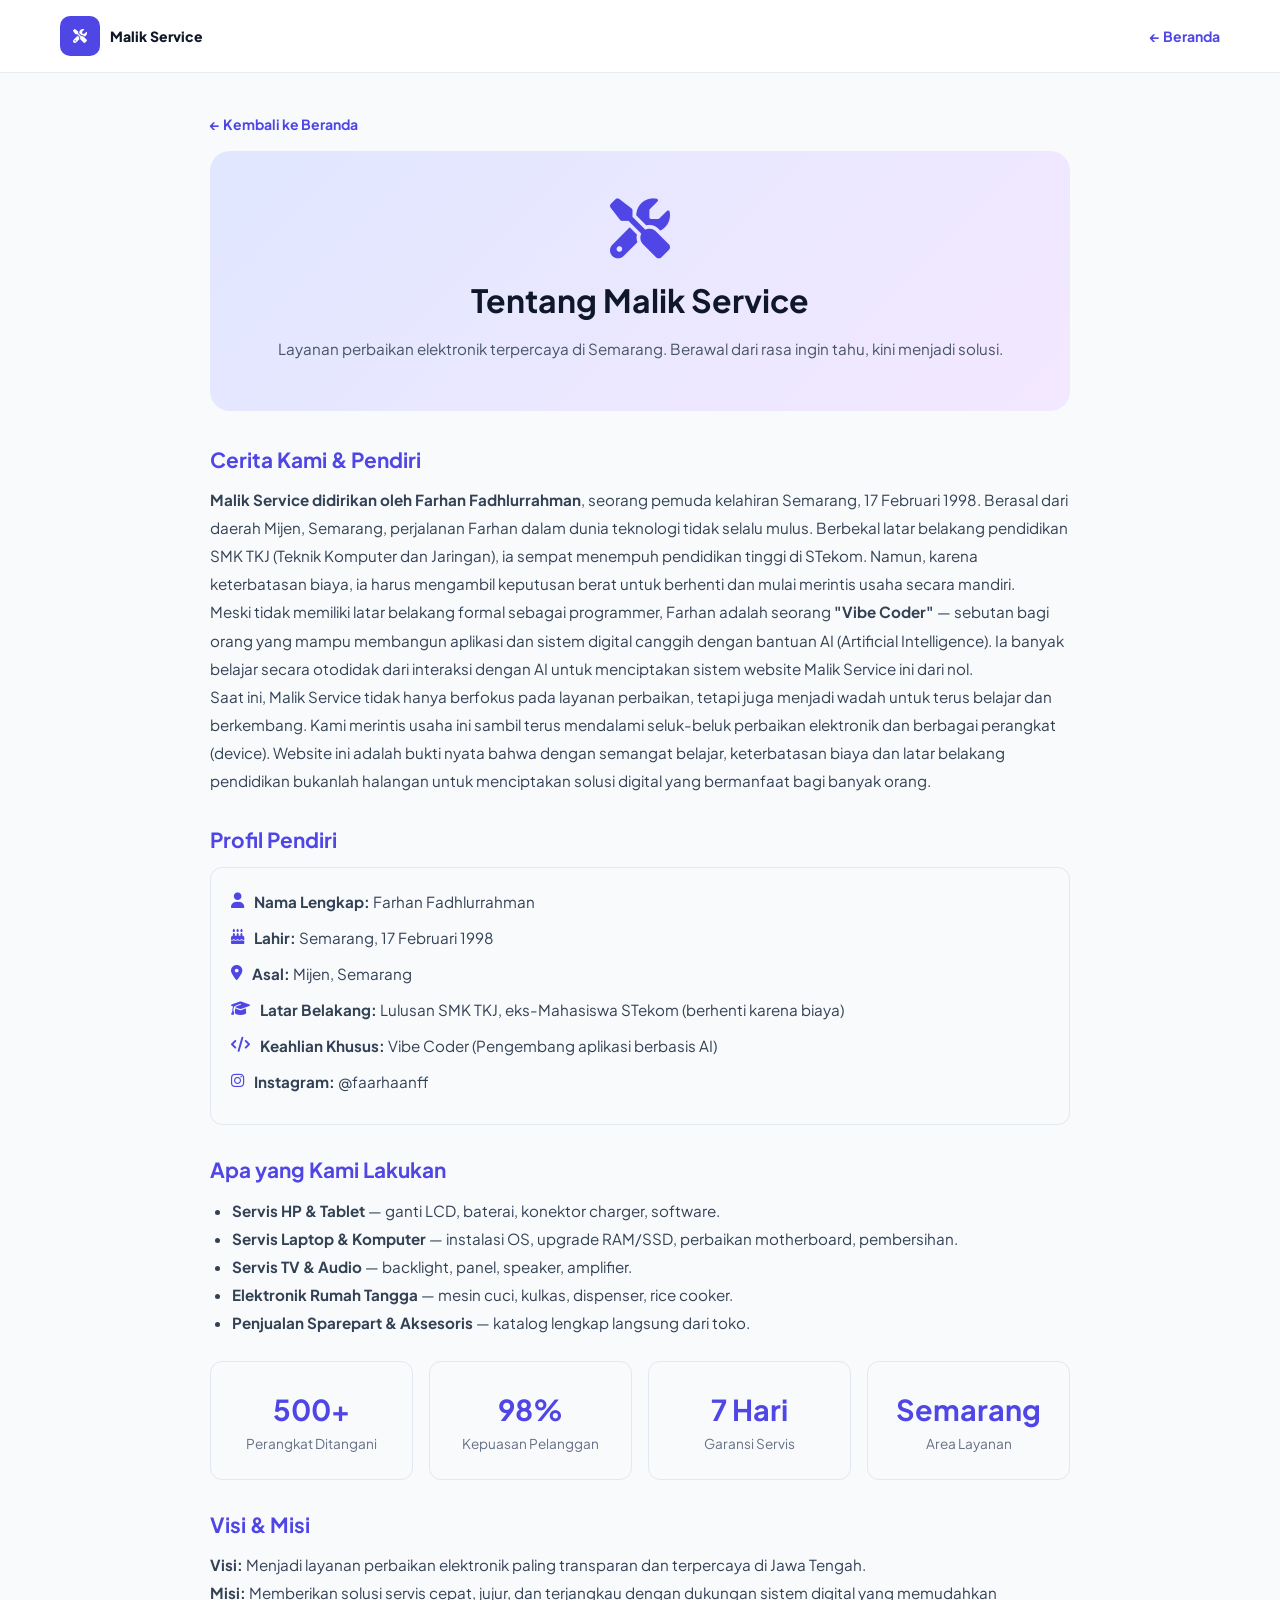
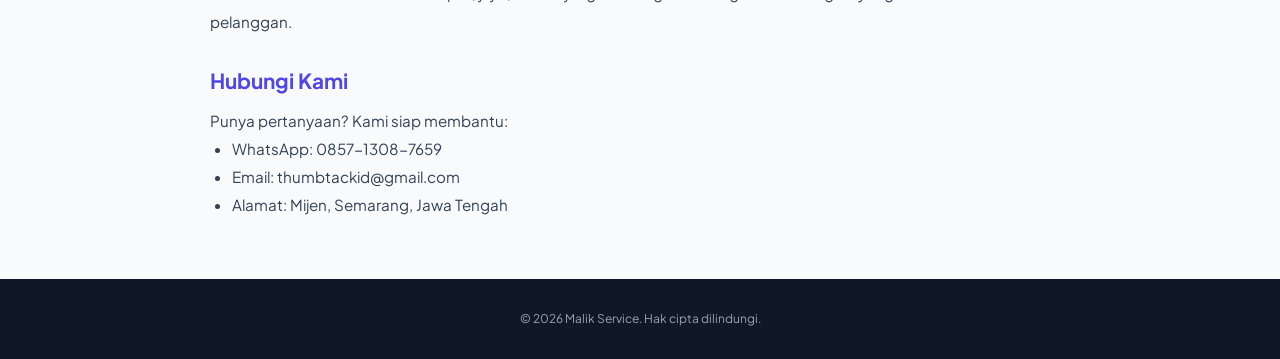
<file: about.html>
<!DOCTYPE html>
<html lang="id">
<head>
  <meta charset="UTF-8">
  <meta name="viewport" content="width=device-width, initial-scale=1.0">
  <title>Tentang Kami • Malik Service</title>
  <meta name="description" content="Tentang Malik Service — layanan perbaikan elektronik terpercaya di Semarang. Didirikan oleh Farhan Fadhlurrahman, teknisi muda lulusan SMK TKJ.">
  <link rel="canonical" href="https://malikservice.my.id/about.html">
  
  <!-- FAVICON -->
  <link rel="icon" type="image/png" href="./favicon.png">
  <link rel="apple-touch-icon" href="./favicon.png">

  <link rel="stylesheet" href="./css/style.css">
  <link rel="stylesheet" href="https://cdnjs.cloudflare.com/ajax/libs/font-awesome/6.5.1/css/all.min.css">
  <style>
    .about-wrap { max-width: 900px; margin: 40px auto; padding: 0 20px; }
    .about-wrap h1 { font-size: 2rem; margin-bottom: 8px; }
    .about-wrap h2 { font-size: 1.3rem; margin: 28px 0 10px; color: var(--primary); }
    .about-wrap p, .about-wrap li { font-size: 0.95rem; color: #334155; line-height: 1.85; }
    .about-wrap ul { margin-left: 22px; }
    .about-hero { background: linear-gradient(135deg, #e0e7ff, #f3e8ff); padding: 48px 24px; border-radius: 20px; text-align: center; margin-bottom: 32px; }
    .about-hero i { font-size: 60px; color: var(--primary); margin-bottom: 16px; }
    .back { display: inline-block; margin-bottom: 16px; color: var(--primary); font-weight: 700; text-decoration: none; }
    .grid-stats { display: grid; grid-template-columns: repeat(auto-fit, minmax(180px, 1fr)); gap: 16px; margin: 24px 0; }
    .stat-box { padding: 24px; border: 1px solid var(--border); border-radius: 12px; text-align: center; }
    .stat-box strong { display: block; font-size: 1.8rem; color: var(--primary); }
    .bio-box { background: #f8fafc; border: 1px solid #e2e8f0; border-radius: 12px; padding: 20px; margin-bottom: 20px; }
    .bio-box ul { list-style-type: none; margin-left: 0; padding-left: 0; }
    .bio-box li { margin-bottom: 8px; display: flex; align-items: start; gap: 10px; }
    .bio-box li i { color: var(--primary); margin-top: 5px; }
  </style>
</head>
<body>
  <nav class="navbar" style="position: sticky; top:0; background:#fff; z-index:10; border-bottom:1px solid #e8edf3;">
    <div class="container nav-inner" style="display:flex; justify-content:space-between; align-items:center; max-width:1200px; margin:auto; padding:16px 20px;">
      <a href="./index.html" class="brand" style="display:flex; align-items:center; gap:10px; font-weight:800; color:#101828; text-decoration:none;">
        <div style="width:40px; height:40px; background:#4f46e5; color:#fff; border-radius:10px; display:grid; place-items:center;"><i class="fa-solid fa-screwdriver-wrench"></i></div>
        Malik Service
      </a>
      <a href="./index.html" style="color:#4f46e5; font-weight:700; text-decoration:none;">← Beranda</a>
    </div>
  </nav>

  <main class="about-wrap">
    <a href="./index.html" class="back">← Kembali ke Beranda</a>

    <div class="about-hero">
      <i class="fa-solid fa-screwdriver-wrench"></i>
      <h1>Tentang Malik Service</h1>
      <p style="color: #475467;">Layanan perbaikan elektronik terpercaya di Semarang. Berawal dari rasa ingin tahu, kini menjadi solusi.</p>
    </div>

    <h2>Cerita Kami & Pendiri</h2>
    <!-- CERITA ASLI UNTUK GOOGLE & ADSENSE -->
    <p><strong>Malik Service didirikan oleh Farhan Fadhlurrahman</strong>, seorang pemuda kelahiran Semarang, 17 Februari 1998. Berasal dari daerah Mijen, Semarang, perjalanan Farhan dalam dunia teknologi tidak selalu mulus. Berbekal latar belakang pendidikan SMK TKJ (Teknik Komputer dan Jaringan), ia sempat menempuh pendidikan tinggi di STekom. Namun, karena keterbatasan biaya, ia harus mengambil keputusan berat untuk berhenti dan mulai merintis usaha secara mandiri.</p>
    
    <p>Meski tidak memiliki latar belakang formal sebagai programmer, Farhan adalah seorang <strong>"Vibe Coder"</strong> — sebutan bagi orang yang mampu membangun aplikasi dan sistem digital canggih dengan bantuan AI (Artificial Intelligence). Ia banyak belajar secara otodidak dari interaksi dengan AI untuk menciptakan sistem website Malik Service ini dari nol.</p>

    <p>Saat ini, Malik Service tidak hanya berfokus pada layanan perbaikan, tetapi juga menjadi wadah untuk terus belajar dan berkembang. Kami merintis usaha ini sambil terus mendalami seluk-beluk perbaikan elektronik dan berbagai perangkat (device). Website ini adalah bukti nyata bahwa dengan semangat belajar, keterbatasan biaya dan latar belakang pendidikan bukanlah halangan untuk menciptakan solusi digital yang bermanfaat bagi banyak orang.</p>

    <h2>Profil Pendiri</h2>
    <div class="bio-box">
      <ul>
        <li><i class="fa-solid fa-user"></i> <span><strong>Nama Lengkap:</strong> Farhan Fadhlurrahman</span></li>
        <li><i class="fa-solid fa-cake-candles"></i> <span><strong>Lahir:</strong> Semarang, 17 Februari 1998</span></li>
        <li><i class="fa-solid fa-location-dot"></i> <span><strong>Asal:</strong> Mijen, Semarang</span></li>
        <li><i class="fa-solid fa-graduation-cap"></i> <span><strong>Latar Belakang:</strong> Lulusan SMK TKJ, eks-Mahasiswa STekom (berhenti karena biaya)</span></li>
        <li><i class="fa-solid fa-code"></i> <span><strong>Keahlian Khusus:</strong> Vibe Coder (Pengembang aplikasi berbasis AI)</span></li>
        <li><i class="fa-brands fa-instagram"></i> <span><strong>Instagram:</strong> <a href="https://www.instagram.com/faarhaanff/" target="_blank" rel="noopener">@faarhaanff</a></span></li>
      </ul>
    </div>

    <h2>Apa yang Kami Lakukan</h2>
    <ul>
      <li><strong>Servis HP & Tablet</strong> — ganti LCD, baterai, konektor charger, software.</li>
      <li><strong>Servis Laptop & Komputer</strong> — instalasi OS, upgrade RAM/SSD, perbaikan motherboard, pembersihan.</li>
      <li><strong>Servis TV & Audio</strong> — backlight, panel, speaker, amplifier.</li>
      <li><strong>Elektronik Rumah Tangga</strong> — mesin cuci, kulkas, dispenser, rice cooker.</li>
      <li><strong>Penjualan Sparepart & Aksesoris</strong> — katalog lengkap langsung dari toko.</li>
    </ul>

    <div class="grid-stats">
      <div class="stat-box"><strong>500+</strong><span style="color:#667085; font-size:0.85rem;">Perangkat Ditangani</span></div>
      <div class="stat-box"><strong>98%</strong><span style="color:#667085; font-size:0.85rem;">Kepuasan Pelanggan</span></div>
      <div class="stat-box"><strong>7 Hari</strong><span style="color:#667085; font-size:0.85rem;">Garansi Servis</span></div>
      <div class="stat-box"><strong>Semarang</strong><span style="color:#667085; font-size:0.85rem;">Area Layanan</span></div>
    </div>

    <h2>Visi & Misi</h2>
    <p><strong>Visi:</strong> Menjadi layanan perbaikan elektronik paling transparan dan terpercaya di Jawa Tengah.</p>
    <p><strong>Misi:</strong> Memberikan solusi servis cepat, jujur, dan terjangkau dengan dukungan sistem digital yang memudahkan pelanggan.</p>

    <h2>Hubungi Kami</h2>
    <p>Punya pertanyaan? Kami siap membantu:</p>
    <ul>
      <li>WhatsApp: <a href="https://wa.me/6285713087659">0857-1308-7659</a></li>
      <li>Email: <a href="mailto:thumbtackid@gmail.com">thumbtackid@gmail.com</a></li>
      <li>Alamat: Mijen, Semarang, Jawa Tengah</li>
    </ul>
  </main>

  <footer class="footer" style="background:#101828; color:#98a2b3; padding:30px 0; margin-top:60px; text-align:center; font-size:12px;">
    <div class="container">© 2026 Malik Service. Hak cipta dilindungi.</div>
  </footer>
</body>
</html>
</file>
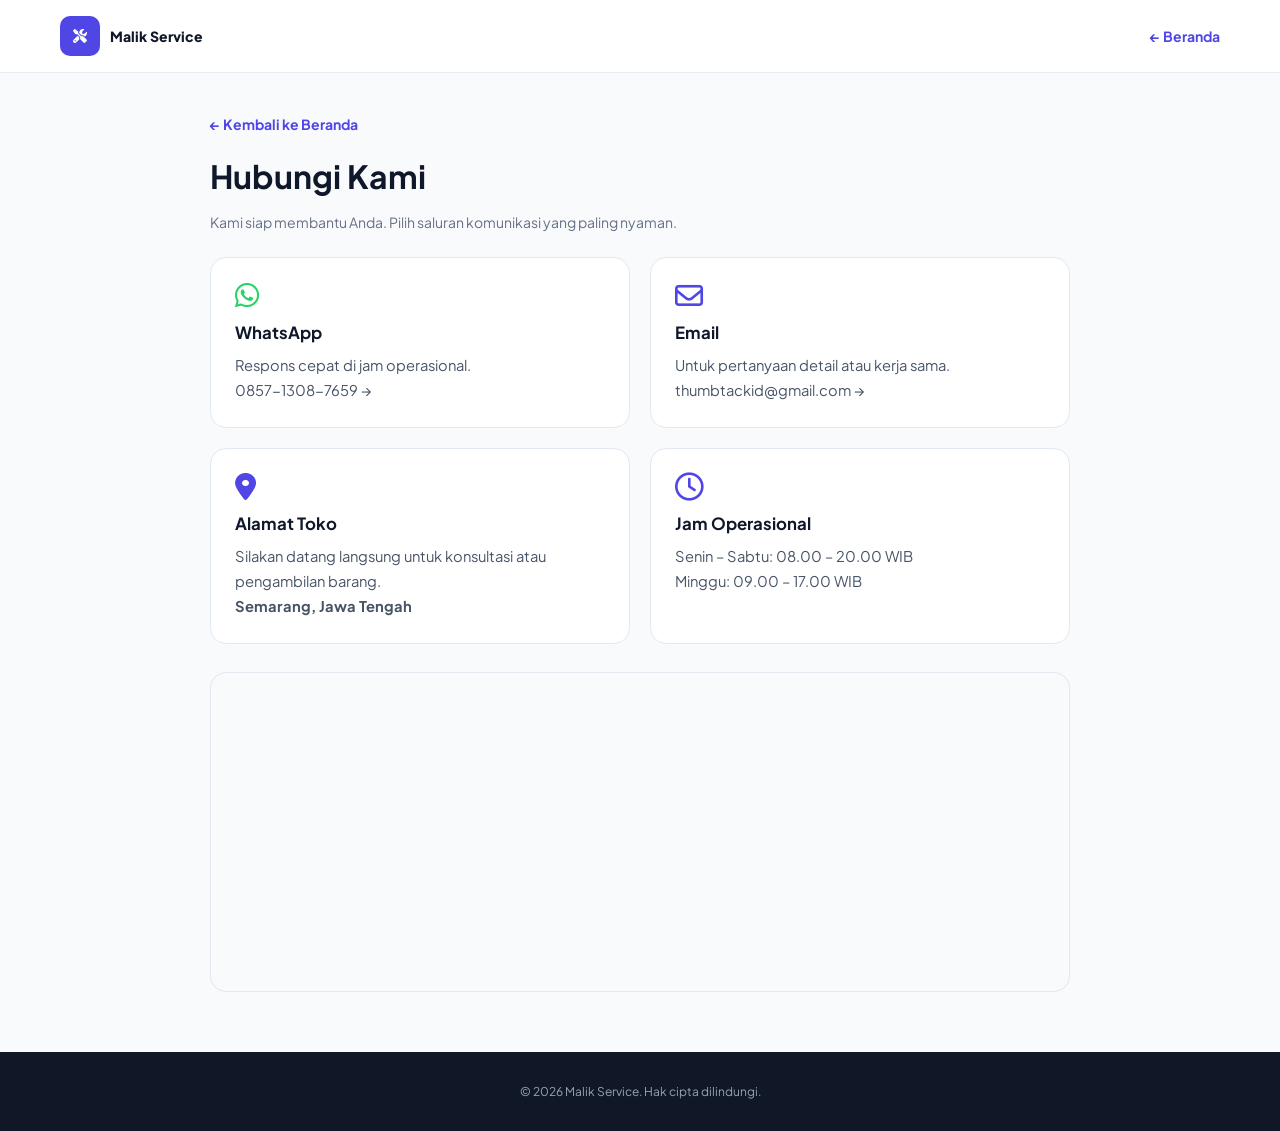
<file: contact.html>
<!DOCTYPE html>
<html lang="id">
<head>
  <meta charset="UTF-8">
  <meta name="viewport" content="width=device-width, initial-scale=1.0">
  <title>Kontak • Malik Service</title>
  <meta name="description" content="Hubungi Malik Service untuk konsultasi servis elektronik di Semarang.">
  <link rel="canonical" href="https://malikservice.my.id/contact.html">
  <link rel="stylesheet" href="./css/style.css">
  <link rel="stylesheet" href="https://cdnjs.cloudflare.com/ajax/libs/font-awesome/6.5.1/css/all.min.css">
  <style>
    .contact-wrap { max-width: 900px; margin: 40px auto; padding: 0 20px; }
    .contact-wrap h1 { font-size: 2rem; margin-bottom: 8px; }
    .contact-grid { display: grid; grid-template-columns: 1fr 1fr; gap: 20px; margin-top: 24px; }
    @media (max-width: 700px) { .contact-grid { grid-template-columns: 1fr; } }
    .contact-card { background: #fff; border: 1px solid var(--border); border-radius: 16px; padding: 24px; }
    .contact-card i { font-size: 28px; color: var(--primary); margin-bottom: 10px; }
    .contact-card h3 { margin-bottom: 6px; font-size: 1.05rem; }
    .contact-card p, .contact-card a { font-size: 0.92rem; color: #475467; line-height: 1.7; text-decoration: none; }
    .contact-card a:hover { color: var(--primary); }
    .back { display: inline-block; margin-bottom: 16px; color: var(--primary); font-weight: 700; text-decoration: none; }
    .map-wrap { margin-top: 28px; border-radius: 16px; overflow: hidden; border: 1px solid var(--border); height: 320px; }
    .map-wrap iframe { width: 100%; height: 100%; border: 0; }
  </style>
</head>
<body>
  <nav class="navbar" style="position: sticky; top:0; background:#fff; z-index:10; border-bottom:1px solid #e8edf3;">
    <div class="container nav-inner" style="display:flex; justify-content:space-between; align-items:center; max-width:1200px; margin:auto; padding:16px 20px;">
      <a href="./index.html" class="brand" style="display:flex; align-items:center; gap:10px; font-weight:800; color:#101828; text-decoration:none;">
        <div style="width:40px; height:40px; background:#4f46e5; color:#fff; border-radius:10px; display:grid; place-items:center;"><i class="fa-solid fa-screwdriver-wrench"></i></div>
        Malik Service
      </a>
      <a href="./index.html" style="color:#4f46e5; font-weight:700; text-decoration:none;">← Beranda</a>
    </div>
  </nav>

  <main class="contact-wrap">
    <a href="./index.html" class="back">← Kembali ke Beranda</a>
    <h1>Hubungi Kami</h1>
    <p style="color:#667085;">Kami siap membantu Anda. Pilih saluran komunikasi yang paling nyaman.</p>

    <div class="contact-grid">
      <div class="contact-card">
        <i class="fa-brands fa-whatsapp" style="color:#25D366;"></i>
        <h3>WhatsApp</h3>
        <p>Respons cepat di jam operasional.</p>
        <a href="https://wa.me/6285713087659" target="_blank" rel="noopener">0857-1308-7659 →</a>
      </div>
      <div class="contact-card">
        <i class="fa-regular fa-envelope"></i>
        <h3>Email</h3>
        <p>Untuk pertanyaan detail atau kerja sama.</p>
        <a href="mailto:thumbtackid@gmail.com">thumbtackid@gmail.com →</a>
      </div>
      <div class="contact-card">
        <i class="fa-solid fa-location-dot"></i>
        <h3>Alamat Toko</h3>
        <p>Silakan datang langsung untuk konsultasi atau pengambilan barang.</p>
        <p><strong>Semarang, Jawa Tengah</strong></p>
      </div>
      <div class="contact-card">
        <i class="fa-regular fa-clock"></i>
        <h3>Jam Operasional</h3>
        <p>Senin – Sabtu: 08.00 – 20.00 WIB<br>Minggu: 09.00 – 17.00 WIB</p>
      </div>
    </div>

    <div class="map-wrap">
      <iframe src="https://www.google.com/maps/embed?pb=!1m18!1m12!1m3!1d3960.2435949048736!2d110.42045831477303!3d-7.005295994962411!2m3!1f0!2f0!3f0!3m2!1i1024!2i768!4f13.1!3m3!1m2!1s0x2e708b1a2d6c9b0b%3A0x2b3e2b6c6d3e4b6c!2sSemarang!5e0!3m2!1sen!2sid!4v1620000000000!5m2!1sen!2sid" allowfullscreen loading="lazy"></iframe>
    </div>
  </main>

  <footer class="footer" style="background:#101828; color:#98a2b3; padding:30px 0; margin-top:60px; text-align:center; font-size:12px;">
    <div class="container">© 2026 Malik Service. Hak cipta dilindungi.</div>
  </footer>
</body>
</html>
</file>
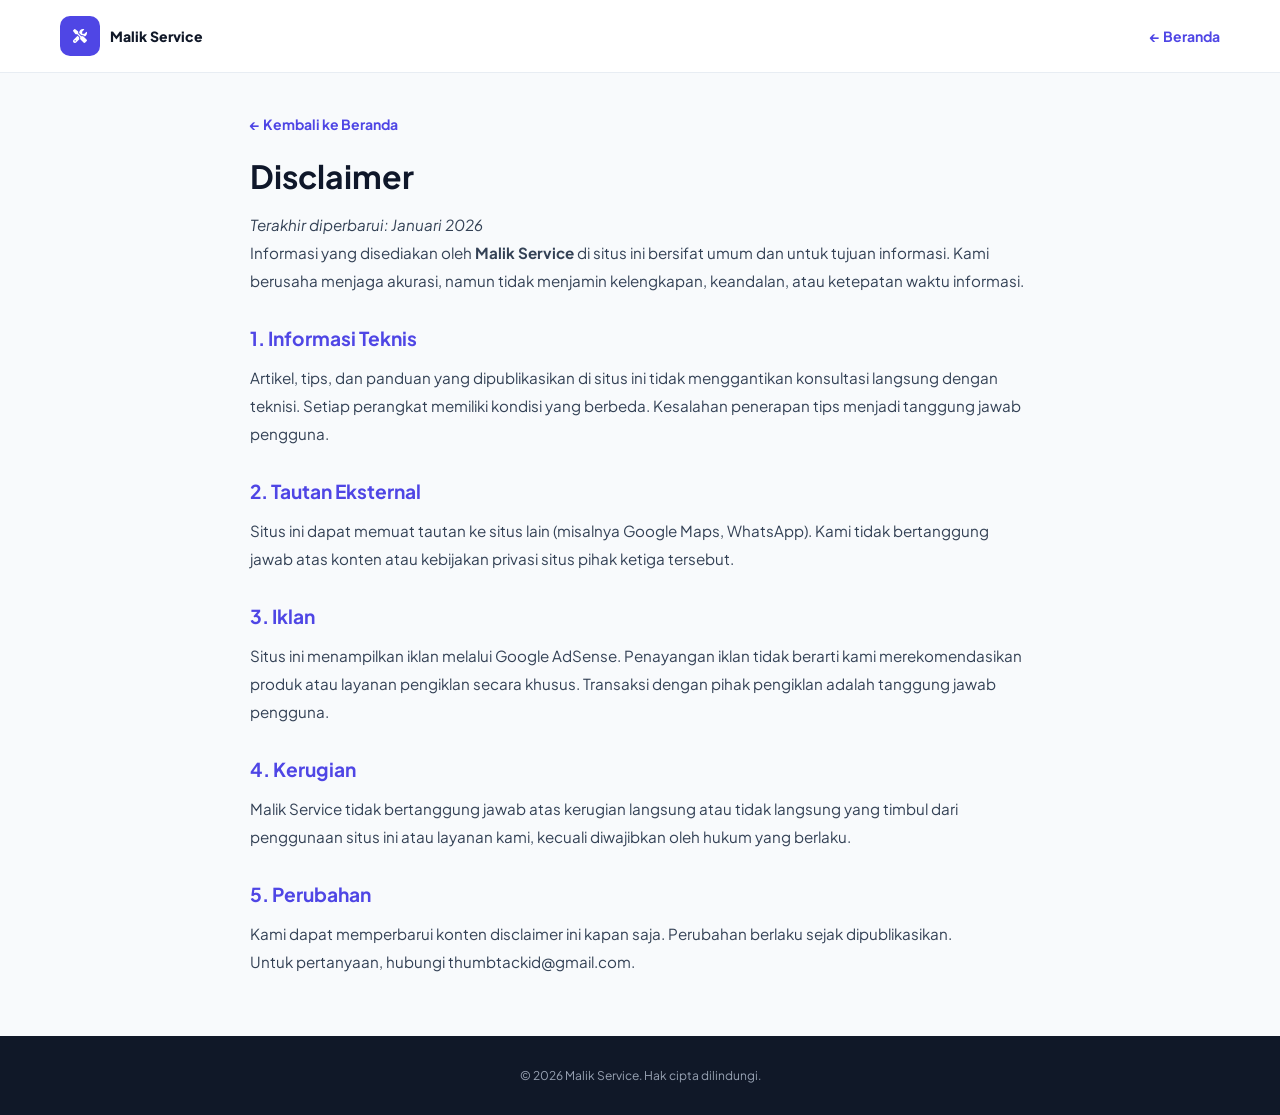
<file: disclaimer.html>
<!DOCTYPE html>
<html lang="id">
<head>
  <meta charset="UTF-8">
  <meta name="viewport" content="width=device-width, initial-scale=1.0">
  <title>Disclaimer • Malik Service</title>
  <meta name="description" content="Disclaimer Malik Service mengenai informasi dan layanan pada situs.">
  <link rel="canonical" href="https://malikservice.my.id/disclaimer.html">
  <link rel="stylesheet" href="./css/style.css">
  <link rel="stylesheet" href="https://cdnjs.cloudflare.com/ajax/libs/font-awesome/6.5.1/css/all.min.css">
  <style>
    .legal-wrap { max-width: 820px; margin: 40px auto; padding: 0 20px; }
    .legal-wrap h1 { font-size: 2rem; margin-bottom: 8px; }
    .legal-wrap h2 { font-size: 1.2rem; margin: 28px 0 10px; color: var(--primary); }
    .legal-wrap p, .legal-wrap li { font-size: 0.95rem; color: #334155; line-height: 1.85; }
    .legal-wrap ul { margin-left: 22px; }
    .back { display: inline-block; margin-bottom: 16px; color: var(--primary); font-weight: 700; text-decoration: none; }
  </style>
</head>
<body>
  <nav class="navbar" style="position: sticky; top:0; background:#fff; z-index:10; border-bottom:1px solid #e8edf3;">
    <div class="container nav-inner" style="display:flex; justify-content:space-between; align-items:center; max-width:1200px; margin:auto; padding:16px 20px;">
      <a href="./index.html" class="brand" style="display:flex; align-items:center; gap:10px; font-weight:800; color:#101828; text-decoration:none;">
        <div style="width:40px; height:40px; background:#4f46e5; color:#fff; border-radius:10px; display:grid; place-items:center;"><i class="fa-solid fa-screwdriver-wrench"></i></div>
        Malik Service
      </a>
      <a href="./index.html" style="color:#4f46e5; font-weight:700; text-decoration:none;">← Beranda</a>
    </div>
  </nav>

  <main class="legal-wrap">
    <a href="./index.html" class="back">← Kembali ke Beranda</a>
    <h1>Disclaimer</h1>
    <p><em>Terakhir diperbarui: Januari 2026</em></p>

    <p>Informasi yang disediakan oleh <strong>Malik Service</strong> di situs ini bersifat umum dan untuk tujuan informasi. Kami berusaha menjaga akurasi, namun tidak menjamin kelengkapan, keandalan, atau ketepatan waktu informasi.</p>

    <h2>1. Informasi Teknis</h2>
    <p>Artikel, tips, dan panduan yang dipublikasikan di situs ini tidak menggantikan konsultasi langsung dengan teknisi. Setiap perangkat memiliki kondisi yang berbeda. Kesalahan penerapan tips menjadi tanggung jawab pengguna.</p>

    <h2>2. Tautan Eksternal</h2>
    <p>Situs ini dapat memuat tautan ke situs lain (misalnya Google Maps, WhatsApp). Kami tidak bertanggung jawab atas konten atau kebijakan privasi situs pihak ketiga tersebut.</p>

    <h2>3. Iklan</h2>
    <p>Situs ini menampilkan iklan melalui Google AdSense. Penayangan iklan tidak berarti kami merekomendasikan produk atau layanan pengiklan secara khusus. Transaksi dengan pihak pengiklan adalah tanggung jawab pengguna.</p>

    <h2>4. Kerugian</h2>
    <p>Malik Service tidak bertanggung jawab atas kerugian langsung atau tidak langsung yang timbul dari penggunaan situs ini atau layanan kami, kecuali diwajibkan oleh hukum yang berlaku.</p>

    <h2>5. Perubahan</h2>
    <p>Kami dapat memperbarui konten disclaimer ini kapan saja. Perubahan berlaku sejak dipublikasikan.</p>

    <p>Untuk pertanyaan, hubungi <a href="mailto:thumbtackid@gmail.com">thumbtackid@gmail.com</a>.</p>
  </main>

  <footer class="footer" style="background:#101828; color:#98a2b3; padding:30px 0; margin-top:60px; text-align:center; font-size:12px;">
    <div class="container">© 2026 Malik Service. Hak cipta dilindungi.</div>
  </footer>
</body>
</html>
</file>
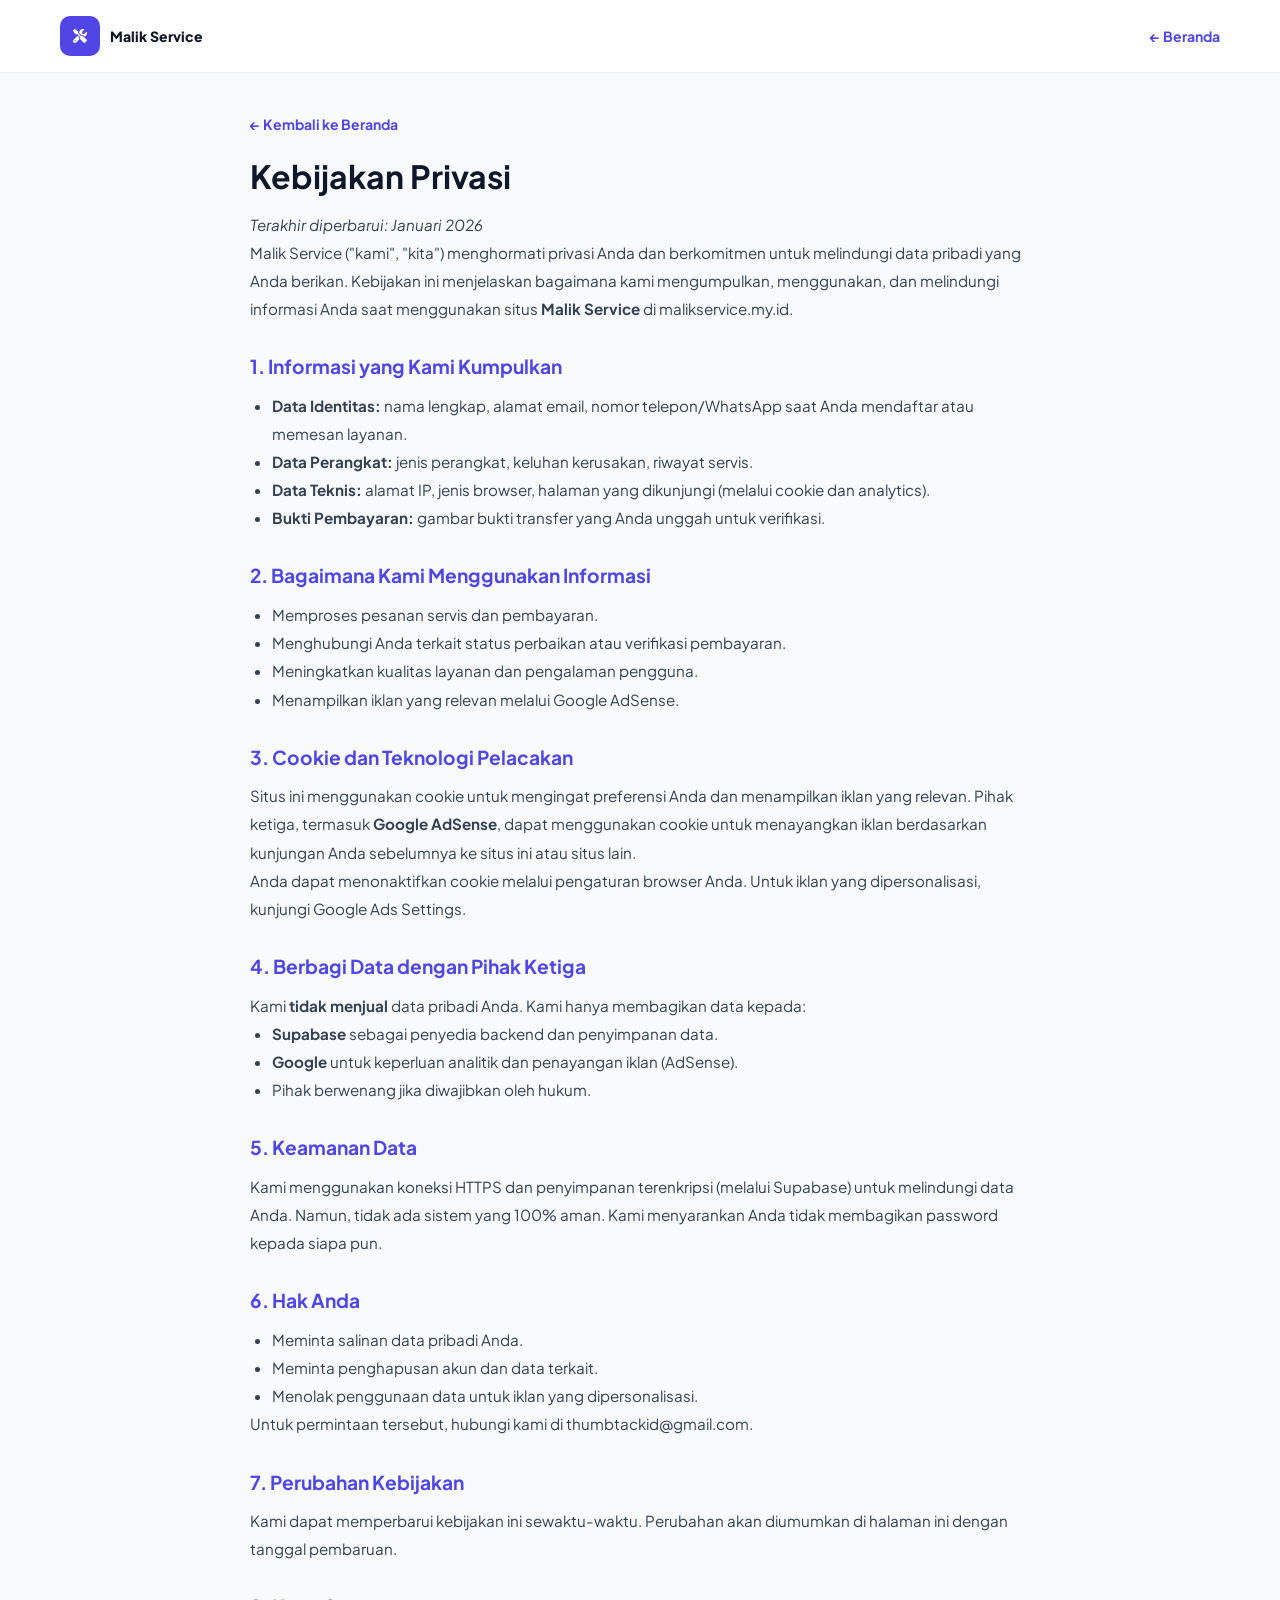
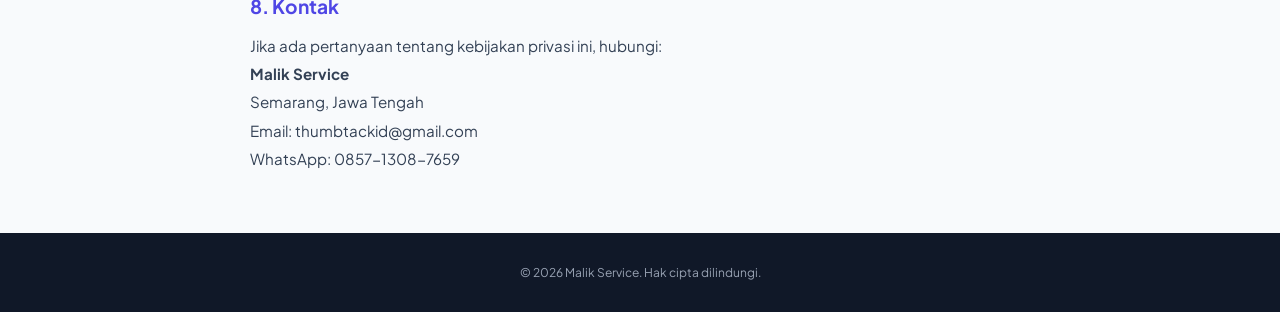
<file: privacy-policy.html>
<!DOCTYPE html>
<html lang="id">
<head>
  <meta charset="UTF-8">
  <meta name="viewport" content="width=device-width, initial-scale=1.0">
  <title>Kebijakan Privasi • Malik Service</title>
  <meta name="description" content="Kebijakan privasi Malik Service tentang pengumpulan dan penggunaan data pengguna.">
  <link rel="canonical" href="https://malikservice.my.id/privacy-policy.html">
  <link rel="stylesheet" href="./css/style.css">
  <link rel="stylesheet" href="https://cdnjs.cloudflare.com/ajax/libs/font-awesome/6.5.1/css/all.min.css">
  <style>
    .legal-wrap { max-width: 820px; margin: 40px auto; padding: 0 20px; }
    .legal-wrap h1 { font-size: 2rem; margin-bottom: 8px; }
    .legal-wrap h2 { font-size: 1.2rem; margin: 28px 0 10px; color: var(--primary); }
    .legal-wrap p, .legal-wrap li { font-size: 0.95rem; color: #334155; line-height: 1.85; }
    .legal-wrap ul { margin-left: 22px; }
    .legal-wrap .back { display: inline-block; margin-bottom: 16px; color: var(--primary); font-weight: 700; text-decoration: none; }
  </style>
</head>
<body>
  <nav class="navbar" style="position: sticky; top:0; background:#fff; z-index:10; border-bottom:1px solid #e8edf3;">
    <div class="container nav-inner" style="display:flex; justify-content:space-between; align-items:center; max-width:1200px; margin:auto; padding:16px 20px;">
      <a href="./index.html" class="brand" style="display:flex; align-items:center; gap:10px; font-weight:800; color:#101828; text-decoration:none;">
        <div style="width:40px; height:40px; background:#4f46e5; color:#fff; border-radius:10px; display:grid; place-items:center;"><i class="fa-solid fa-screwdriver-wrench"></i></div>
        Malik Service
      </a>
      <a href="./index.html" style="color:#4f46e5; font-weight:700; text-decoration:none;">← Beranda</a>
    </div>
  </nav>

  <main class="legal-wrap">
    <a href="./index.html" class="back">← Kembali ke Beranda</a>
    <h1>Kebijakan Privasi</h1>
    <p><em>Terakhir diperbarui: Januari 2026</em></p>

    <p>Malik Service ("kami", "kita") menghormati privasi Anda dan berkomitmen untuk melindungi data pribadi yang Anda berikan. Kebijakan ini menjelaskan bagaimana kami mengumpulkan, menggunakan, dan melindungi informasi Anda saat menggunakan situs <strong>Malik Service</strong> di <a href="https://malikservice.my.id">malikservice.my.id</a>.</p>

    <h2>1. Informasi yang Kami Kumpulkan</h2>
    <ul>
      <li><strong>Data Identitas:</strong> nama lengkap, alamat email, nomor telepon/WhatsApp saat Anda mendaftar atau memesan layanan.</li>
      <li><strong>Data Perangkat:</strong> jenis perangkat, keluhan kerusakan, riwayat servis.</li>
      <li><strong>Data Teknis:</strong> alamat IP, jenis browser, halaman yang dikunjungi (melalui cookie dan analytics).</li>
      <li><strong>Bukti Pembayaran:</strong> gambar bukti transfer yang Anda unggah untuk verifikasi.</li>
    </ul>

    <h2>2. Bagaimana Kami Menggunakan Informasi</h2>
    <ul>
      <li>Memproses pesanan servis dan pembayaran.</li>
      <li>Menghubungi Anda terkait status perbaikan atau verifikasi pembayaran.</li>
      <li>Meningkatkan kualitas layanan dan pengalaman pengguna.</li>
      <li>Menampilkan iklan yang relevan melalui Google AdSense.</li>
    </ul>

    <h2>3. Cookie dan Teknologi Pelacakan</h2>
    <p>Situs ini menggunakan cookie untuk mengingat preferensi Anda dan menampilkan iklan yang relevan. Pihak ketiga, termasuk <strong>Google AdSense</strong>, dapat menggunakan cookie untuk menayangkan iklan berdasarkan kunjungan Anda sebelumnya ke situs ini atau situs lain.</p>
    <p>Anda dapat menonaktifkan cookie melalui pengaturan browser Anda. Untuk iklan yang dipersonalisasi, kunjungi <a href="https://adssettings.google.com" target="_blank" rel="noopener">Google Ads Settings</a>.</p>

    <h2>4. Berbagi Data dengan Pihak Ketiga</h2>
    <p>Kami <strong>tidak menjual</strong> data pribadi Anda. Kami hanya membagikan data kepada:</p>
    <ul>
      <li><strong>Supabase</strong> sebagai penyedia backend dan penyimpanan data.</li>
      <li><strong>Google</strong> untuk keperluan analitik dan penayangan iklan (AdSense).</li>
      <li>Pihak berwenang jika diwajibkan oleh hukum.</li>
    </ul>

    <h2>5. Keamanan Data</h2>
    <p>Kami menggunakan koneksi HTTPS dan penyimpanan terenkripsi (melalui Supabase) untuk melindungi data Anda. Namun, tidak ada sistem yang 100% aman. Kami menyarankan Anda tidak membagikan password kepada siapa pun.</p>

    <h2>6. Hak Anda</h2>
    <ul>
      <li>Meminta salinan data pribadi Anda.</li>
      <li>Meminta penghapusan akun dan data terkait.</li>
      <li>Menolak penggunaan data untuk iklan yang dipersonalisasi.</li>
    </ul>
    <p>Untuk permintaan tersebut, hubungi kami di <a href="mailto:thumbtackid@gmail.com">thumbtackid@gmail.com</a>.</p>

    <h2>7. Perubahan Kebijakan</h2>
    <p>Kami dapat memperbarui kebijakan ini sewaktu-waktu. Perubahan akan diumumkan di halaman ini dengan tanggal pembaruan.</p>

    <h2>8. Kontak</h2>
    <p>Jika ada pertanyaan tentang kebijakan privasi ini, hubungi:</p>
    <p><strong>Malik Service</strong><br>Semarang, Jawa Tengah<br>Email: <a href="mailto:thumbtackid@gmail.com">thumbtackid@gmail.com</a><br>WhatsApp: <a href="https://wa.me/6285713087659">0857-1308-7659</a></p>
  </main>

  <footer class="footer" style="background:#101828; color:#98a2b3; padding:30px 0; margin-top:60px; text-align:center; font-size:12px;">
    <div class="container">© 2026 Malik Service. Hak cipta dilindungi.</div>
  </footer>
</body>
</html>
</file>
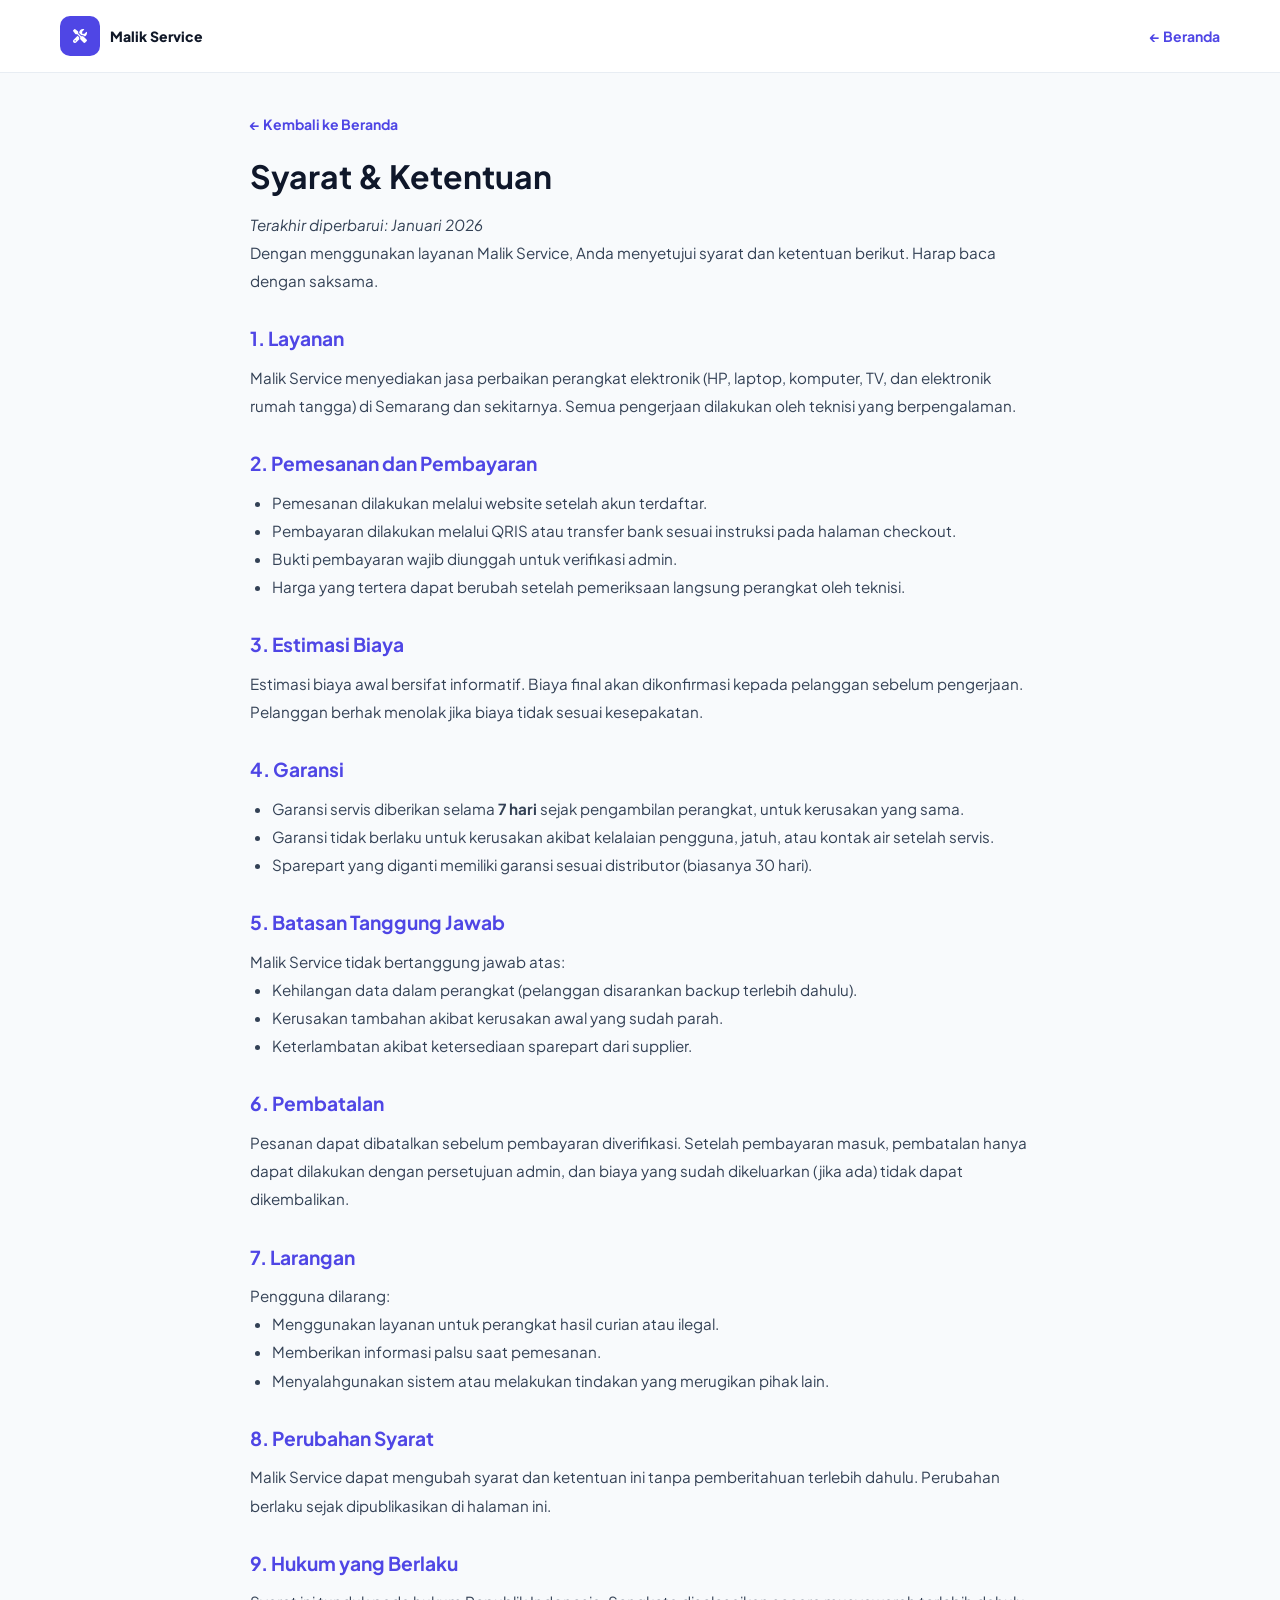
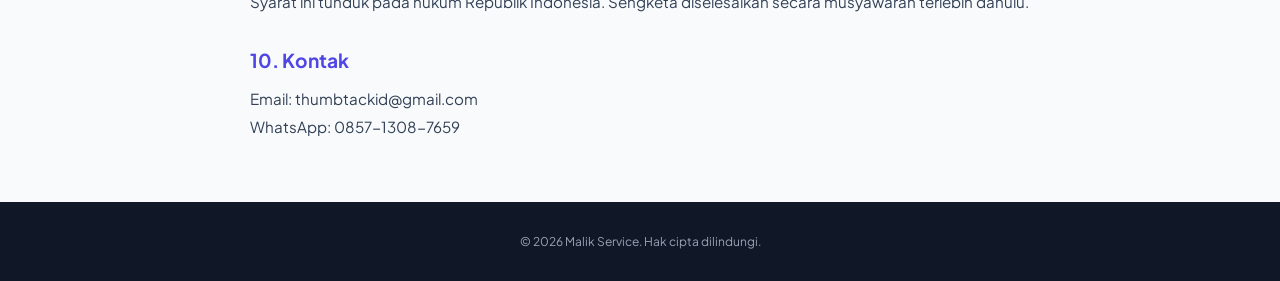
<file: terms.html>
<!DOCTYPE html>
<html lang="id">
<head>
  <meta charset="UTF-8">
  <meta name="viewport" content="width=device-width, initial-scale=1.0">
  <title>Syarat & Ketentuan • Malik Service</title>
  <meta name="description" content="Syarat dan ketentuan penggunaan layanan Malik Service.">
  <link rel="canonical" href="https://malikservice.my.id/terms.html">
  <link rel="stylesheet" href="./css/style.css">
  <link rel="stylesheet" href="https://cdnjs.cloudflare.com/ajax/libs/font-awesome/6.5.1/css/all.min.css">
  <style>
    .legal-wrap { max-width: 820px; margin: 40px auto; padding: 0 20px; }
    .legal-wrap h1 { font-size: 2rem; margin-bottom: 8px; }
    .legal-wrap h2 { font-size: 1.2rem; margin: 28px 0 10px; color: var(--primary); }
    .legal-wrap p, .legal-wrap li { font-size: 0.95rem; color: #334155; line-height: 1.85; }
    .legal-wrap ul { margin-left: 22px; }
    .legal-wrap .back { display: inline-block; margin-bottom: 16px; color: var(--primary); font-weight: 700; text-decoration: none; }
  </style>
</head>
<body>
  <nav class="navbar" style="position: sticky; top:0; background:#fff; z-index:10; border-bottom:1px solid #e8edf3;">
    <div class="container nav-inner" style="display:flex; justify-content:space-between; align-items:center; max-width:1200px; margin:auto; padding:16px 20px;">
      <a href="./index.html" class="brand" style="display:flex; align-items:center; gap:10px; font-weight:800; color:#101828; text-decoration:none;">
        <div style="width:40px; height:40px; background:#4f46e5; color:#fff; border-radius:10px; display:grid; place-items:center;"><i class="fa-solid fa-screwdriver-wrench"></i></div>
        Malik Service
      </a>
      <a href="./index.html" style="color:#4f46e5; font-weight:700; text-decoration:none;">← Beranda</a>
    </div>
  </nav>

  <main class="legal-wrap">
    <a href="./index.html" class="back">← Kembali ke Beranda</a>
    <h1>Syarat & Ketentuan</h1>
    <p><em>Terakhir diperbarui: Januari 2026</em></p>

    <p>Dengan menggunakan layanan Malik Service, Anda menyetujui syarat dan ketentuan berikut. Harap baca dengan saksama.</p>

    <h2>1. Layanan</h2>
    <p>Malik Service menyediakan jasa perbaikan perangkat elektronik (HP, laptop, komputer, TV, dan elektronik rumah tangga) di Semarang dan sekitarnya. Semua pengerjaan dilakukan oleh teknisi yang berpengalaman.</p>

    <h2>2. Pemesanan dan Pembayaran</h2>
    <ul>
      <li>Pemesanan dilakukan melalui website setelah akun terdaftar.</li>
      <li>Pembayaran dilakukan melalui QRIS atau transfer bank sesuai instruksi pada halaman checkout.</li>
      <li>Bukti pembayaran wajib diunggah untuk verifikasi admin.</li>
      <li>Harga yang tertera dapat berubah setelah pemeriksaan langsung perangkat oleh teknisi.</li>
    </ul>

    <h2>3. Estimasi Biaya</h2>
    <p>Estimasi biaya awal bersifat informatif. Biaya final akan dikonfirmasi kepada pelanggan sebelum pengerjaan. Pelanggan berhak menolak jika biaya tidak sesuai kesepakatan.</p>

    <h2>4. Garansi</h2>
    <ul>
      <li>Garansi servis diberikan selama <strong>7 hari</strong> sejak pengambilan perangkat, untuk kerusakan yang sama.</li>
      <li>Garansi tidak berlaku untuk kerusakan akibat kelalaian pengguna, jatuh, atau kontak air setelah servis.</li>
      <li>Sparepart yang diganti memiliki garansi sesuai distributor (biasanya 30 hari).</li>
    </ul>

    <h2>5. Batasan Tanggung Jawab</h2>
    <p>Malik Service tidak bertanggung jawab atas:</p>
    <ul>
      <li>Kehilangan data dalam perangkat (pelanggan disarankan backup terlebih dahulu).</li>
      <li>Kerusakan tambahan akibat kerusakan awal yang sudah parah.</li>
      <li>Keterlambatan akibat ketersediaan sparepart dari supplier.</li>
    </ul>

    <h2>6. Pembatalan</h2>
    <p>Pesanan dapat dibatalkan sebelum pembayaran diverifikasi. Setelah pembayaran masuk, pembatalan hanya dapat dilakukan dengan persetujuan admin, dan biaya yang sudah dikeluarkan (jika ada) tidak dapat dikembalikan.</p>

    <h2>7. Larangan</h2>
    <p>Pengguna dilarang:</p>
    <ul>
      <li>Menggunakan layanan untuk perangkat hasil curian atau ilegal.</li>
      <li>Memberikan informasi palsu saat pemesanan.</li>
      <li>Menyalahgunakan sistem atau melakukan tindakan yang merugikan pihak lain.</li>
    </ul>

    <h2>8. Perubahan Syarat</h2>
    <p>Malik Service dapat mengubah syarat dan ketentuan ini tanpa pemberitahuan terlebih dahulu. Perubahan berlaku sejak dipublikasikan di halaman ini.</p>

    <h2>9. Hukum yang Berlaku</h2>
    <p>Syarat ini tunduk pada hukum Republik Indonesia. Sengketa diselesaikan secara musyawarah terlebih dahulu.</p>

    <h2>10. Kontak</h2>
    <p>Email: <a href="mailto:thumbtackid@gmail.com">thumbtackid@gmail.com</a><br>WhatsApp: <a href="https://wa.me/6285713087659">0857-1308-7659</a></p>
  </main>

  <footer class="footer" style="background:#101828; color:#98a2b3; padding:30px 0; margin-top:60px; text-align:center; font-size:12px;">
    <div class="container">© 2026 Malik Service. Hak cipta dilindungi.</div>
  </footer>
</body>
</html>
</file>
<file: css/style.css>
@import url('https://fonts.googleapis.com/css2?family=Plus+Jakarta+Sans:wght@400;500;600;700;800&display=swap');

:root {
  --primary: #4f46e5;
  --primary-hover: #4338ca;
  --primary-light: #e0e7ff;
  --secondary: #0ea5e9;
  --bg-main: #f8fafc;
  --bg-card: #ffffff;
  --text-main: #0f172a;
  --text-muted: #64748b;
  --border: #e2e8f0;
  --success: #10b981;
  --warning: #f59e0b;
  --danger: #ef4444;
  --radius-sm: 8px;
  --radius-md: 12px;
  --radius-lg: 20px;
  --shadow-sm: 0 1px 3px rgba(0,0,0,0.05);
  --shadow-md: 0 4px 6px -1px rgba(0,0,0,0.08);
  --shadow-lg: 0 10px 15px -3px rgba(0,0,0,0.1);
  --shadow-xl: 0 20px 25px -5px rgba(0,0,0,0.1);
  --shadow-glow: 0 0 20px rgba(79, 70, 229, 0.3);
}

/* ====== RESET & BASE ====== */
* { 
  margin: 0; 
  padding: 0; 
  box-sizing: border-box; 
  font-family: 'Plus Jakarta Sans', sans-serif; 
  -webkit-tap-highlight-color: transparent; 
}

html, body { 
  overflow-x: hidden; 
  scroll-behavior: smooth; 
}

body { 
  background-color: var(--bg-main); 
  color: var(--text-main); 
  line-height: 1.6; 
  font-size: 14px; 
}

a { text-decoration: none; color: inherit; }
.hidden { display: none !important; }
.container { max-width: 1200px; margin: 0 auto; padding: 0 24px; }
img { max-width: 100%; height: auto; display: block; }

/* ====== ACCESSIBILITY & FOCUS ====== */
button:focus-visible, a:focus-visible, input:focus-visible, select:focus-visible, textarea:focus-visible {
  outline: 3px solid rgba(79, 70, 229, 0.5);
  outline-offset: 3px;
}

@media (prefers-reduced-motion: reduce) {
  *, *::before, *::after { animation-duration: 0.01ms !important; animation-iteration-count: 1 !important; transition-duration: 0.01ms !important; scroll-behavior: auto !important; }
}

/* ====== SCROLLBAR ====== */
::-webkit-scrollbar { width: 8px; height: 8px; }
::-webkit-scrollbar-track { background: var(--bg-main); }
::-webkit-scrollbar-thumb { background: #cbd5e1; border-radius: 10px; }
::-webkit-scrollbar-thumb:hover { background: var(--text-muted); }

/* ====== BUTTONS ====== */
.btn { 
  display: inline-flex; 
  align-items: center; 
  justify-content: center; 
  gap: 8px; 
  padding: 12px 24px; 
  border-radius: var(--radius-md); 
  font-weight: 600; 
  cursor: pointer; 
  border: none; 
  transition: all 0.3s cubic-bezier(0.4, 0, 0.2, 1); 
  font-size: 0.9rem; 
  position: relative; 
}
.btn:active { transform: scale(0.96); }
.btn:disabled { opacity: 0.6; cursor: not-allowed; transform: none !important; }
.btn-primary { background: linear-gradient(135deg, var(--primary), #7c3aed); color: white; box-shadow: 0 4px 12px rgba(79, 70, 229, 0.3); }
.btn-primary:hover { box-shadow: var(--shadow-glow); transform: translateY(-2px); }
.btn-outline { background: transparent; border: 2px solid var(--border); color: var(--text-main); }
.btn-outline:hover { border-color: var(--primary); color: var(--primary); background: var(--primary-light); transform: translateY(-2px); }
.btn-light { background: #f1f5f9; color: var(--text-main); }
.btn-light:hover { background: #e2e8f0; }
.btn-danger { background: #fee2e2; color: var(--danger); }
.btn-danger:hover { background: var(--danger); color: white; transform: translateY(-2px); }
.btn-block { width: 100%; }

/* ====== CARDS & LAYOUT ====== */
.card { 
  background: var(--bg-card); 
  border-radius: var(--radius-lg); 
  padding: 28px; 
  box-shadow: var(--shadow-sm); 
  border: 1px solid var(--border); 
  transition: all 0.3s ease; 
}
.card:hover { box-shadow: var(--shadow-lg); border-color: #c7d2fe; }
.grid-2 { display: grid; grid-template-columns: 1fr 1fr; gap: 20px; }

/* ====== FORMS ====== */
.field { margin-bottom: 20px; }
.field label { display: block; font-weight: 600; font-size: 0.85rem; margin-bottom: 8px; color: var(--text-main); }
.field input, .field select, .field textarea { width: 100%; padding: 12px 16px; border: 1.5px solid var(--border); border-radius: var(--radius-md); font-size: 0.9rem; transition: 0.2s; background: var(--bg-main); }
.field input:focus, .field select:focus, .field textarea:focus { outline: none; border-color: var(--primary); background: #fff; box-shadow: 0 0 0 4px var(--primary-light); }

/* ====== APP LAYOUT (SIDEBAR & MAIN) ====== */
.app-body { display: flex; min-height: 100vh; background: var(--bg-main); }
.sidebar { width: 260px; background: white; border-right: 1px solid var(--border); padding: 24px 16px; display: flex; flex-direction: column; position: fixed; height: 100%; z-index: 10; overflow-y: auto; transition: transform 0.3s ease; }
.sidebar .brand { font-size: 1.2rem; font-weight: 800; margin-bottom: 32px; display: flex; align-items: center; gap: 12px; color: var(--primary); }
.side-nav { display: flex; flex-direction: column; gap: 6px; flex: 1; }
.side-nav a { padding: 12px 16px; border-radius: var(--radius-md); color: var(--text-muted); font-weight: 600; display: flex; align-items: center; gap: 12px; transition: 0.2s; font-size: 0.9rem; }
.side-nav a:hover, .side-nav a.active { background: var(--primary-light); color: var(--primary); transform: translateX(4px); }
.main { flex: 1; margin-left: 260px; padding: 32px; width: calc(100% - 260px); min-width: 0; }

/* ====== TABLES ====== */
.table-wrap { width: 100%; overflow-x: auto; border-radius: var(--radius-md); border: 1px solid var(--border); background: white; }
.table { width: 100%; min-width: 800px; border-collapse: collapse; }
.table th { text-align: left; padding: 16px; font-size: 0.75rem; text-transform: uppercase; color: var(--text-muted); border-bottom: 1px solid var(--border); background: var(--bg-main); font-weight: 800; letter-spacing: 0.5px; }
.table td { padding: 16px; border-bottom: 1px solid var(--border); font-size: 0.9rem; vertical-align: middle; }
.table select { padding: 8px; border-radius: 8px; border: 1px solid var(--border); font-weight: 600; background: white; }

/* ====== BADGES ====== */
.badge { display: inline-block; white-space: nowrap; padding: 6px 12px; border-radius: 20px; font-size: 0.75rem; font-weight: 800; }
.badge-pending { background: #fef3c7; color: #b45309; }
.badge-progress { background: #e0f2fe; color: #0369a1; }
.badge-done { background: #dcfce7; color: #15803d; }
.badge-danger { background: #fee2e2; color: #b91c1c; }

/* ====== AUTH PAGE ====== */
.auth-body { min-height: 100vh; display: flex; align-items: center; justify-content: center; background: linear-gradient(135deg, #e0e7ff 0%, #f3e8ff 100%); padding: 20px; }
.auth-card { background: rgba(255, 255, 255, 0.95); backdrop-filter: blur(20px); padding: 36px; border-radius: var(--radius-lg); box-shadow: var(--shadow-xl); width: 100%; max-width: 420px; border: 1px solid rgba(255,255,255,0.8); }
.auth-tabs { display: flex; background: var(--bg-main); border-radius: var(--radius-md); padding: 6px; margin-bottom: 24px; }
.auth-tab { flex: 1; padding: 10px; border: none; background: transparent; font-weight: 600; cursor: pointer; border-radius: 8px; color: var(--text-muted); transition: 0.3s; }
.auth-tab.active { background: white; color: var(--primary); box-shadow: var(--shadow-sm); }

/* ====== CHAT & MODAL ====== */
.chat-container { display: flex; flex-direction: column; height: 480px; }
.chat-box { flex: 1; overflow-y: auto; padding: 20px; background: var(--bg-main); border-radius: var(--radius-md); display: flex; flex-direction: column; gap: 16px; margin-bottom: 16px; border: 1px solid var(--border); }
.chat-msg { max-width: 75%; padding: 12px 16px; border-radius: 16px; font-size: 0.9rem; box-shadow: var(--shadow-sm); }
.chat-me { align-self: flex-end; background: var(--primary); color: white; border-bottom-right-radius: 4px; }
.chat-them { align-self: flex-start; background: white; border: 1px solid var(--border); border-bottom-left-radius: 4px; }
.chat-input { display: flex; gap: 10px; }

.modal-overlay { position: fixed; top: 0; left: 0; right: 0; bottom: 0; background: rgba(15, 23, 42, 0.6); z-index: 1000; display: flex; align-items: center; justify-content: center; padding: 16px; backdrop-filter: blur(8px); }
.modal-box { background: white; border-radius: var(--radius-lg); width: 100%; max-width: 480px; max-height: 90vh; overflow-y: auto; box-shadow: var(--shadow-xl); }
.modal-head { padding: 20px; border-bottom: 1px solid var(--border); display: flex; justify-content: space-between; align-items: center; }
.modal-head h3 { font-size: 1.1rem; display: flex; align-items: center; gap: 8px; font-weight: 700; }
.modal-close { background: none; border: none; font-size: 1.5rem; cursor: pointer; color: var(--text-muted); transition: 0.2s; }
.modal-close:hover { color: var(--danger); transform: rotate(90deg); }
.modal-body { padding: 20px; }
.modal-foot { padding: 16px 20px; border-top: 1px solid var(--border); display: flex; gap: 12px; justify-content: flex-end; background: #f8fafc; }
.checkout-summary { background: var(--bg-main); padding: 16px; border-radius: var(--radius-md); margin-bottom: 20px; font-size: 0.9rem; border: 1px solid var(--border); }

/* ====== KOMPONEN TAMBAHAN ====== */
/* Skeleton Loading */
.skeleton { background: linear-gradient(90deg, #e2e8f0 25%, #f1f5f9 50%, #e2e8f0 75%); background-size: 200% 100%; animation: shimmer 1.5s infinite; border-radius: 8px; }
@keyframes shimmer { to { background-position: -200% 0; } }

/* Toast Notification */
.toast { position: fixed; top: 20px; right: 20px; z-index: 10000; max-width: 380px; padding: 14px 18px; border-radius: 12px; background: #fff; color: var(--text-main); box-shadow: var(--shadow-lg); border: 1px solid var(--border); border-left: 4px solid var(--primary); animation: slideUp 0.3s ease; }
.toast.success { border-left-color: var(--success); }
.toast.error { border-left-color: var(--danger); }
.toast.warning { border-left-color: var(--warning); }

/* Empty State */
.empty-state { text-align: center; padding: 48px 24px; color: var(--text-muted); }
.empty-state i { font-size: 48px; margin-bottom: 16px; color: var(--border); }
.empty-state h3 { color: var(--text-main); margin-bottom: 8px; }

/* Search Toolbar */
.toolbar { display: flex; align-items: center; justify-content: space-between; flex-wrap: wrap; gap: 12px; margin-bottom: 24px; }
.toolbar input { min-width: 250px; padding: 12px 16px; border: 1px solid var(--border); border-radius: var(--radius-md); }

/* Pagination */
.pagination { display: flex; justify-content: center; flex-wrap: wrap; gap: 8px; margin-top: 24px; }
.pagination button { min-width: 40px; height: 40px; padding: 8px; border: 1px solid var(--border); border-radius: 10px; background: white; font-weight: 600; cursor: pointer; transition: 0.2s; }
.pagination button.active { background: var(--primary); color: white; border-color: var(--primary); }
.pagination button:hover:not(.active) { background: var(--bg-main); }

/* Banner & Gambar */
.banner-wrapper { width: 100%; height: auto; min-height: 200px; overflow: hidden; border-radius: var(--radius-md); box-shadow: var(--shadow-sm); background: #f8fafc; position: relative; display: flex; align-items: center; justify-content: center; }
.banner-wrapper img { width: 100%; height: auto; object-fit: contain; display: block; }

/* Animasi */
@keyframes fadeIn { from { opacity: 0; } to { opacity: 1; } }
@keyframes slideUp { from { opacity: 0; transform: translateY(20px); } to { opacity: 1; transform: translateY(0); } }
.animate-in { animation: slideUp 0.5s ease forwards; opacity: 0; }

/* =========================================
   KHUSUS HALAMAN ARTIKEL (PERBAIKAN GAMBAR & TEKS)
   ========================================= */
.article-layout {
  display: grid;
  grid-template-columns: 1fr 300px;
  gap: 32px;
  align-items: start;
  margin-top: 24px;
}

.article-content {
  background: var(--bg-card);
  padding: 32px;
  border-radius: var(--radius-lg);
  box-shadow: var(--shadow-sm);
  border: 1px solid var(--border);
}

.article-content h1 {
  font-size: 2rem;
  line-height: 1.3;
  margin-bottom: 16px;
  color: var(--text-main);
}

.article-content p {
  font-size: 1rem;
  line-height: 1.8;
  color: var(--text-muted);
  margin-bottom: 20px;
  text-align: justify;
}

.article-content img {
  max-width: 100%;
  height: auto;
  border-radius: 12px;
  margin: 15px 0;
  display: block;
}

/* Sidebar Artikel */
.sidebar-article {
  background: var(--bg-card);
  padding: 24px;
  border-radius: var(--radius-lg);
  border: 1px solid var(--border);
  box-shadow: var(--shadow-sm);
  position: sticky;
  top: 90px;
}

.sidebar-article h3 {
  font-size: 1.1rem;
  margin-bottom: 20px;
  padding-bottom: 12px;
  border-bottom: 2px solid var(--primary-light);
  color: var(--text-main);
}

.sidebar-list {
  display: flex;
  flex-direction: column;
  gap: 16px;
}

.sidebar-item {
  display: flex;
  gap: 12px;
  align-items: flex-start;
  text-decoration: none;
  color: var(--text-main);
  transition: 0.2s;
}

.sidebar-item:hover {
  color: var(--primary);
}

.sidebar-item i {
  color: var(--primary);
  margin-top: 4px;
  flex-shrink: 0;
}

.sidebar-item span {
  font-size: 0.9rem;
  font-weight: 600;
  line-height: 1.5;
}

/* =========================================
   MEDIA QUERY RESPONSIF (PERBAIKAN UNTUK HP)
   ========================================= */
@media (max-width: 768px) {
  /* 1. PERBAIKAN NAVBAR & LAYOUT UTAMA */
  .navbar .container {
    flex-direction: column;
    align-items: flex-start !important;
    gap: 12px;
  }

  .nav-links {
    display: flex;
    flex-wrap: wrap;
    gap: 12px !important;
    width: 100%;
    padding-top: 8px;
    border-top: 1px solid #e8edf3;
  }

  .nav-links a {
    font-size: 13px !important;
    padding: 4px 0;
  }

  .nav-actions {
    width: 100%;
    justify-content: flex-start;
  }

  /* 2. PERBAIKAN HERO SECTION (Teks tidak mentok) */
  .hero {
    padding: 40px 0 !important;
  }

  .hero h1 {
    font-size: 28px !important;
    padding: 0 10px;
  }

  .hero p {
    font-size: 14px !important;
    padding: 0 15px;
  }

  /* 3. PERBAIKAN BANNER IKLAN */
  .banner-wrapper {
    min-height: auto;
  }
  
  .banner-wrapper img {
    height: auto;
    object-fit: contain;
  }

  /* 4. PERBAIKAN GRID (Layanan, Artikel, Tentang) */
  #layanan .container > div[style*="grid-template-columns"],
  #artikelTerbaruList {
    grid-template-columns: 1fr !important;
  }

  #tentang .container {
    grid-template-columns: 1fr !important;
    gap: 24px !important;
  }

  #tentang .container > div:first-child {
    min-height: 200px !important;
  }

  /* 5. PERBAIKAN FOOTER */
  .footer .container > div:first-child {
    grid-template-columns: 1fr !important;
    text-align: center;
  }
  
  .footer .brand {
    justify-content: center;
  }

  /* 6. PERBAIKAN APP LAYOUT (Dashboard / Admin) */
  .app-body { flex-direction: column; }
  .main { margin-left: 0; width: 100%; padding: 20px; }
  .sidebar { width: 100%; height: auto; position: relative; padding: 16px; border-right: none; border-bottom: 1px solid var(--border); flex-direction: column; align-items: flex-start; }
  .sidebar .brand { margin-bottom: 16px; }
  .side-nav { flex-direction: row; overflow-x: auto; width: 100%; padding-bottom: 8px; gap: 8px; scrollbar-width: none; }
  .side-nav::-webkit-scrollbar { display: none; }
  .side-nav a { padding: 10px 16px; white-space: nowrap; font-size: 0.85rem; }
  .sidebar > div:last-child { width: 100%; padding-top: 16px; border-top: 1px solid var(--border); margin-top: 8px; }
  
  .grid-2 { grid-template-columns: 1fr; }
  .table th, .table td { padding: 12px; font-size: 0.85rem; }
  .toolbar { flex-direction: column; align-items: stretch; }
  .toolbar input { width: 100%; }
  .card { padding: 20px; }
  .auth-card { padding: 24px; }
  .chat-msg { max-width: 90%; }
  .modal-box { max-height: 95vh; border-radius: 16px; }

  /* 7. PERBAIKAN HALAMAN ARTIKEL DI MOBILE */
  .article-layout {
    grid-template-columns: 1fr;
    gap: 24px;
  }

  .article-content {
    padding: 20px;
  }

  .article-content h1 {
    font-size: 1.5rem;
  }

  .article-content p {
    text-align: left; /* Rata kiri di HP agar lebih mudah dibaca */
  }
  
  .sidebar-article {
    position: relative;
    top: 0;
  }
}
</file>
